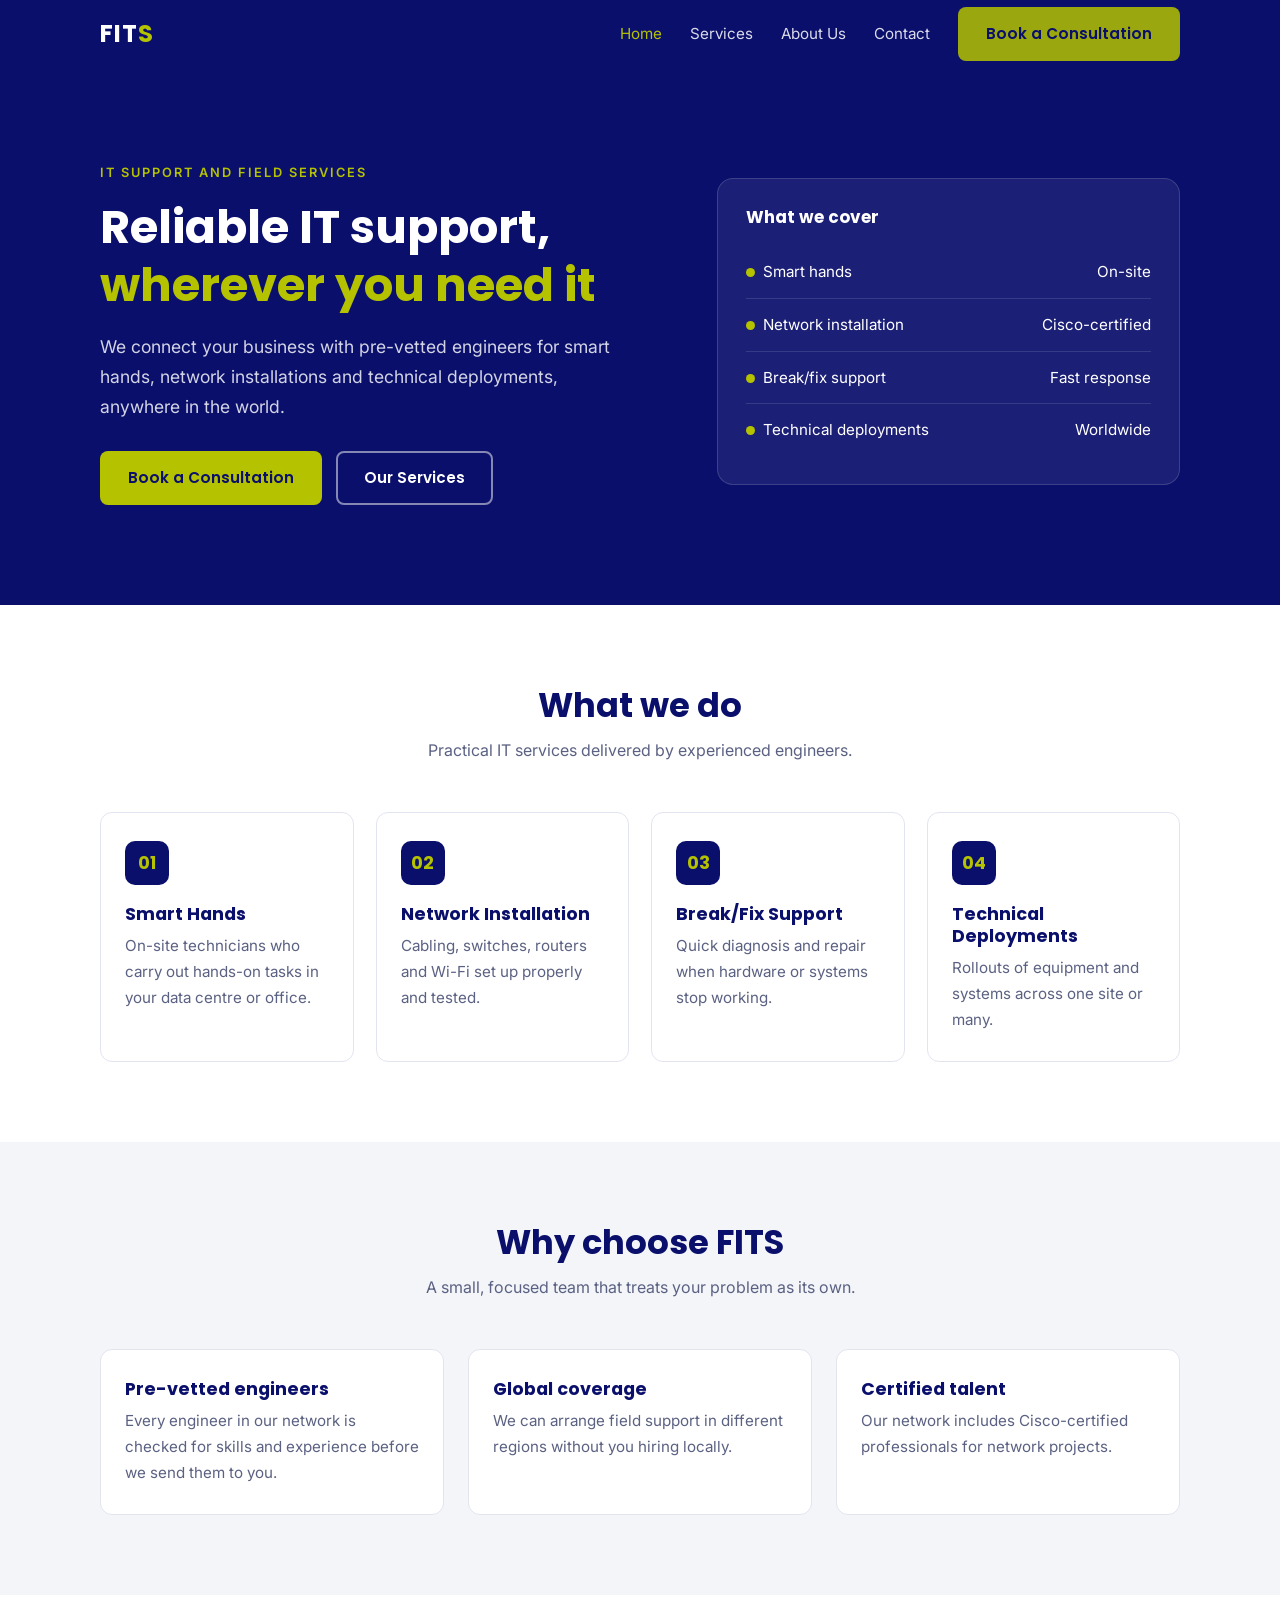
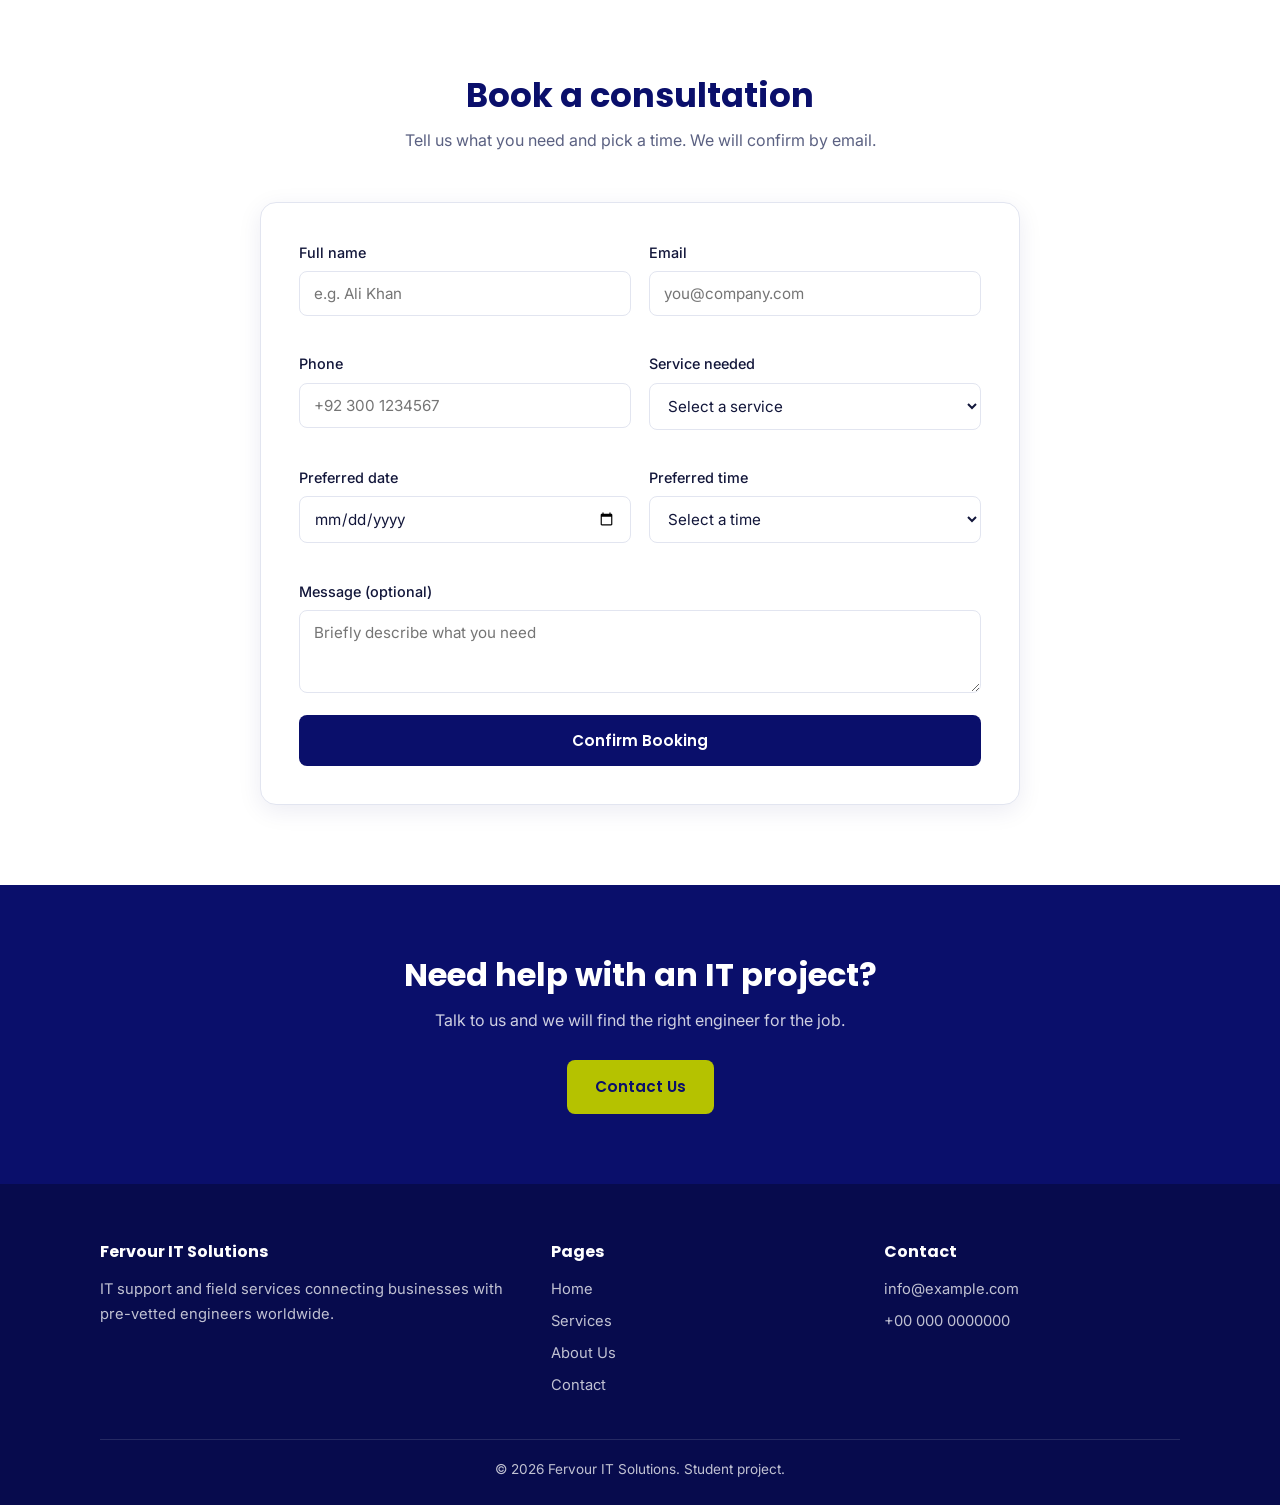
<file: index.html>
<!DOCTYPE html>
<html lang="en">
<head>
  <meta charset="UTF-8">
  <meta name="viewport" content="width=device-width, initial-scale=1.0">
  <title>FITS - Fervour IT Solutions | IT Support and Field Services</title>
  <meta name="description" content="Fervour IT Solutions provides smart hands, network installation, break/fix support and technical deployments.">
  <link rel="preconnect" href="https://fonts.googleapis.com">
  <link rel="preconnect" href="https://fonts.gstatic.com" crossorigin>
  <link href="https://fonts.googleapis.com/css2?family=Inter:wght@400;500&family=Poppins:wght@500;600;700&display=swap" rel="stylesheet">
  <link rel="stylesheet" href="css/style.css">
</head>
<body>

  <!-- ========== NAVBAR (copy this block to every page) ========== -->
  <header class="navbar">
    <div class="container nav-inner">
      <a href="index.html" class="brand">FIT<span>S</span></a>
      <button class="nav-toggle" id="navToggle" aria-label="Open menu">&#9776;</button>
      <ul class="nav-links" id="navLinks">
        <li><a href="index.html">Home</a></li>
        <li><a href="services.html">Services</a></li>
        <li><a href="about.html">About Us</a></li>
        <li><a href="contact.html">Contact</a></li>
        <li><a href="index.html#book" class="btn btn-accent">Book a Consultation</a></li>
      </ul>
    </div>
  </header>

  <main>
    <!-- ========== HERO ========== -->
    <section class="hero">
      <div class="container hero-grid">
        <div>
          <span class="eyebrow">IT support and field services</span>
          <h1>Reliable IT support, <span>wherever you need it</span></h1>
          <p>We connect your business with pre-vetted engineers for smart hands, network installations and technical deployments, anywhere in the world.</p>
          <div class="hero-actions">
            <a href="#book" class="btn btn-accent">Book a Consultation</a>
            <a href="services.html" class="btn btn-outline">Our Services</a>
          </div>
        </div>
        <div class="status-card">
          <h3>What we cover</h3>
          <div class="status-row"><span><i class="dot"></i>Smart hands</span><span>On-site</span></div>
          <div class="status-row"><span><i class="dot"></i>Network installation</span><span>Cisco-certified</span></div>
          <div class="status-row"><span><i class="dot"></i>Break/fix support</span><span>Fast response</span></div>
          <div class="status-row"><span><i class="dot"></i>Technical deployments</span><span>Worldwide</span></div>
        </div>
      </div>
    </section>

    <!-- ========== SERVICES PREVIEW ========== -->
    <section>
      <div class="container">
        <div class="section-head reveal">
          <h2>What we do</h2>
          <p>Practical IT services delivered by experienced engineers.</p>
        </div>
        <div class="grid-4">
          <div class="card reveal"><div class="num">01</div><h3>Smart Hands</h3><p>On-site technicians who carry out hands-on tasks in your data centre or office.</p></div>
          <div class="card reveal"><div class="num">02</div><h3>Network Installation</h3><p>Cabling, switches, routers and Wi-Fi set up properly and tested.</p></div>
          <div class="card reveal"><div class="num">03</div><h3>Break/Fix Support</h3><p>Quick diagnosis and repair when hardware or systems stop working.</p></div>
          <div class="card reveal"><div class="num">04</div><h3>Technical Deployments</h3><p>Rollouts of equipment and systems across one site or many.</p></div>
        </div>
      </div>
    </section>

    <!-- ========== WHY CHOOSE US ========== -->
    <section class="bg-soft">
      <div class="container">
        <div class="section-head reveal">
          <h2>Why choose FITS</h2>
          <p>A small, focused team that treats your problem as its own.</p>
        </div>
        <div class="grid-3">
          <div class="card reveal"><h3>Pre-vetted engineers</h3><p>Every engineer in our network is checked for skills and experience before we send them to you.</p></div>
          <div class="card reveal"><h3>Global coverage</h3><p>We can arrange field support in different regions without you hiring locally.</p></div>
          <div class="card reveal"><h3>Certified talent</h3><p>Our network includes Cisco-certified professionals for network projects.</p></div>
        </div>
      </div>
    </section>

    <!-- ========== BOOKING FORM (logic in js/booking.js) ========== -->
    <section id="book">
      <div class="container">
        <div class="section-head reveal">
          <h2>Book a consultation</h2>
          <p>Tell us what you need and pick a time. We will confirm by email.</p>
        </div>
        <div class="booking-wrap reveal">
          <form id="bookingForm" novalidate>
            <div class="form-grid">
              <div class="field">
                <label for="name">Full name</label>
                <input type="text" id="name" name="name" placeholder="e.g. Ali Khan">
                <small class="error"></small>
              </div>
              <div class="field">
                <label for="email">Email</label>
                <input type="email" id="email" name="email" placeholder="you@company.com">
                <small class="error"></small>
              </div>
              <div class="field">
                <label for="phone">Phone</label>
                <input type="tel" id="phone" name="phone" placeholder="+92 300 1234567">
                <small class="error"></small>
              </div>
              <div class="field">
                <label for="service">Service needed</label>
                <select id="service" name="service">
                  <option value="">Select a service</option>
                  <option>Smart Hands</option>
                  <option>Network Installation</option>
                  <option>Break/Fix Support</option>
                  <option>Technical Deployment</option>
                  <option>Other</option>
                </select>
                <small class="error"></small>
              </div>
              <div class="field">
                <label for="date">Preferred date</label>
                <input type="date" id="date" name="date">
                <small class="error"></small>
              </div>
              <div class="field">
                <label for="time">Preferred time</label>
                <select id="time" name="time">
                  <option value="">Select a time</option>
                  <option>09:00 AM</option>
                  <option>11:00 AM</option>
                  <option>01:00 PM</option>
                  <option>03:00 PM</option>
                  <option>05:00 PM</option>
                </select>
                <small class="error"></small>
              </div>
              <div class="field full">
                <label for="message">Message (optional)</label>
                <textarea id="message" name="message" rows="3" placeholder="Briefly describe what you need"></textarea>
              </div>
            </div>
            <div class="form-actions">
              <button type="submit" class="btn btn-primary">Confirm Booking</button>
            </div>
          </form>

          <div class="success-box" id="successBox">
            <div class="tick">&#10003;</div>
            <h3>Booking received</h3>
            <p>Thank you! Here is a summary of your request:</p>
            <div class="summary" id="summary"></div>
            <button class="btn btn-primary" id="newBooking">Make another booking</button>
          </div>
        </div>
      </div>
    </section>

    <!-- ========== CALL TO ACTION ========== -->
    <section class="cta">
      <div class="container reveal">
        <h2>Need help with an IT project?</h2>
        <p>Talk to us and we will find the right engineer for the job.</p>
        <a href="contact.html" class="btn btn-accent">Contact Us</a>
      </div>
    </section>
  </main>

  <!-- ========== FOOTER (copy this block to every page) ========== -->
  <footer>
    <div class="container">
      <div class="footer-grid">
        <div>
          <h4>Fervour IT Solutions</h4>
          <p>IT support and field services connecting businesses with pre-vetted engineers worldwide.</p>
        </div>
        <div>
          <h4>Pages</h4>
          <ul>
            <li><a href="index.html">Home</a></li>
            <li><a href="services.html">Services</a></li>
            <li><a href="about.html">About Us</a></li>
            <li><a href="contact.html">Contact</a></li>
          </ul>
        </div>
        <div>
          <h4>Contact</h4>
          <ul>
            <!-- TODO: replace with the real email and phone -->
            <li>info@example.com</li>
            <li>+00 000 0000000</li>
          </ul>
        </div>
      </div>
      <p class="copyright">&copy; <span id="year">2026</span> Fervour IT Solutions. Student project.</p>
    </div>
  </footer>

  <script src="js/main.js"></script>
  <script src="js/booking.js"></script>
</body>
</html>
</file>
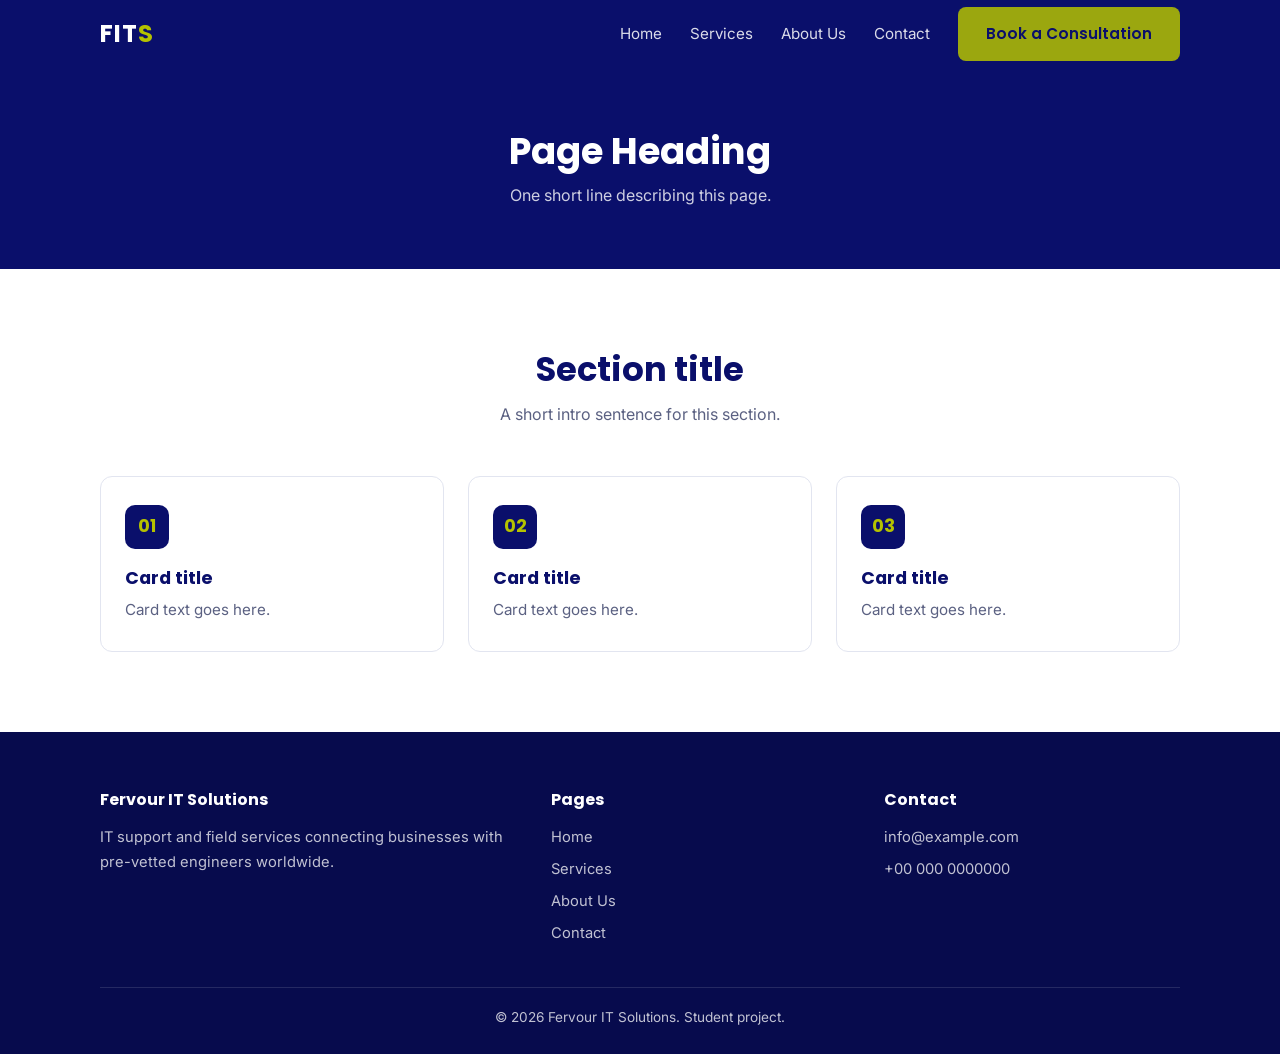
<file: template.html>
<!DOCTYPE html>
<html lang="en">
<head>
  <meta charset="UTF-8">
  <meta name="viewport" content="width=device-width, initial-scale=1.0">
  <!-- 1. CHANGE the title for your page -->
  <title>Page Name - FITS</title>
  <link rel="preconnect" href="https://fonts.googleapis.com">
  <link rel="preconnect" href="https://fonts.gstatic.com" crossorigin>
  <link href="https://fonts.googleapis.com/css2?family=Inter:wght@400;500&family=Poppins:wght@500;600;700&display=swap" rel="stylesheet">
  <link rel="stylesheet" href="css/style.css">
</head>
<body>

  <!-- NAVBAR: do not change, same on every page -->
  <header class="navbar">
    <div class="container nav-inner">
      <a href="index.html" class="brand">FIT<span>S</span></a>
      <button class="nav-toggle" id="navToggle" aria-label="Open menu">&#9776;</button>
      <ul class="nav-links" id="navLinks">
        <li><a href="index.html">Home</a></li>
        <li><a href="services.html">Services</a></li>
        <li><a href="about.html">About Us</a></li>
        <li><a href="contact.html">Contact</a></li>
        <li><a href="index.html#book" class="btn btn-accent">Book a Consultation</a></li>
      </ul>
    </div>
  </header>

  <main>
    <!-- 2. PAGE HEADER: change the heading and the line under it -->
    <section class="page-header">
      <div class="container">
        <h1>Page Heading</h1>
        <p>One short line describing this page.</p>
      </div>
    </section>

    <!-- 3. YOUR CONTENT GOES HERE -->
    <section>
      <div class="container">

        <div class="section-head reveal">
          <h2>Section title</h2>
          <p>A short intro sentence for this section.</p>
        </div>

        <!-- Cards: copy one "card" block per item (use grid-3 for 3 per row, grid-4 for 4) -->
        <div class="grid-3">
          <div class="card reveal">
            <div class="num">01</div>
            <h3>Card title</h3>
            <p>Card text goes here.</p>
          </div>
          <div class="card reveal">
            <div class="num">02</div>
            <h3>Card title</h3>
            <p>Card text goes here.</p>
          </div>
          <div class="card reveal">
            <div class="num">03</div>
            <h3>Card title</h3>
            <p>Card text goes here.</p>
          </div>
        </div>

      </div>
    </section>
  </main>

  <!-- FOOTER: do not change, same on every page -->
  <footer>
    <div class="container">
      <div class="footer-grid">
        <div>
          <h4>Fervour IT Solutions</h4>
          <p>IT support and field services connecting businesses with pre-vetted engineers worldwide.</p>
        </div>
        <div>
          <h4>Pages</h4>
          <ul>
            <li><a href="index.html">Home</a></li>
            <li><a href="services.html">Services</a></li>
            <li><a href="about.html">About Us</a></li>
            <li><a href="contact.html">Contact</a></li>
          </ul>
        </div>
        <div>
          <h4>Contact</h4>
          <ul>
            <li>info@example.com</li>
            <li>+00 000 0000000</li>
          </ul>
        </div>
      </div>
      <p class="copyright">&copy; <span id="year">2026</span> Fervour IT Solutions. Student project.</p>
    </div>
  </footer>

  <script src="js/main.js"></script>
</body>
</html>
</file>
<file: css/style.css>
/* =====================================================
   FITS Website - style.css  (owner: Farzeen, starter by Umar)
   Sections: 1 Variables  2 Base  3 Navbar  4 Buttons  5 Hero
             6 Sections & cards  7 Booking form  8 Footer
             9 Page header  10 Animations  11 Mobile
   ===================================================== */

/* 1. VARIABLES - change the whole colour scheme here only */
:root {
  --primary: #0A0F6B;       /* navy from the logo */
  --primary-dark: #070B4D;
  --accent: #B5C200;        /* lime from the logo */
  --accent-dark: #9AA500;
  --bg: #FFFFFF;
  --soft: #F3F5F9;          /* light grey section background */
  --text: #12163A;
  --muted: #5B6182;
  --border: #E2E5F0;
  --error: #C62828;
  --success: #2E7D32;

  --font-head: 'Poppins', sans-serif;
  --font-body: 'Inter', sans-serif;
  --radius: 12px;
  --shadow: 0 6px 24px rgba(10, 15, 107, 0.08);
  --max: 1120px;
}

/* 2. BASE */
* { box-sizing: border-box; margin: 0; padding: 0; }
html { scroll-behavior: smooth; }
body {
  font-family: var(--font-body);
  color: var(--text);
  background: var(--bg);
  line-height: 1.7;
}
h1, h2, h3 { font-family: var(--font-head); line-height: 1.25; }
a { color: inherit; text-decoration: none; }
img { max-width: 100%; display: block; }
.container { width: 100%; max-width: var(--max); margin: 0 auto; padding: 0 20px; }

/* 3. NAVBAR */
.navbar {
  position: sticky; top: 0; z-index: 100;
  background: var(--primary); color: #fff;
}
.nav-inner { display: flex; align-items: center; justify-content: space-between; height: 68px; }
.brand { font-family: var(--font-head); font-weight: 700; font-size: 1.5rem; letter-spacing: 1px; }
.brand span { color: var(--accent); }
.nav-links { display: flex; align-items: center; gap: 28px; list-style: none; }
.nav-links a { font-size: 0.95rem; opacity: 0.85; transition: opacity .2s, color .2s; }
.nav-links a:hover, .nav-links a.active { opacity: 1; color: var(--accent); }
.nav-toggle {
  display: none; background: none; border: 0; color: #fff;
  font-size: 1.8rem; cursor: pointer; line-height: 1;
}

/* 4. BUTTONS */
.btn {
  display: inline-block; padding: 12px 26px; border-radius: 8px;
  font-family: var(--font-head); font-weight: 600; font-size: 0.95rem;
  border: 2px solid transparent; cursor: pointer;
  transition: transform .2s, background .2s, color .2s, box-shadow .2s;
}
.btn:hover { transform: translateY(-2px); }
.btn-accent { background: var(--accent); color: var(--primary); }
.btn-accent:hover { background: var(--accent-dark); box-shadow: 0 6px 16px rgba(181, 194, 0, .35); }
.btn-outline { border-color: rgba(255,255,255,.5); color: #fff; }
.btn-outline:hover { border-color: var(--accent); color: var(--accent); }
.btn-primary { background: var(--primary); color: #fff; }
.btn-primary:hover { background: var(--primary-dark); }

/* 5. HERO */
.hero { background: var(--primary); color: #fff; padding: 90px 0 100px; }
.hero-grid { display: grid; grid-template-columns: 1.1fr 0.9fr; gap: 50px; align-items: center; }
.eyebrow {
  display: inline-block; font-size: 0.8rem; letter-spacing: 2px; text-transform: uppercase;
  color: var(--accent); font-weight: 600; margin-bottom: 14px;
}
.hero h1 { font-size: 2.9rem; margin-bottom: 18px; }
.hero h1 span { color: var(--accent); }
.hero p { color: rgba(255,255,255,.82); font-size: 1.1rem; max-width: 520px; margin-bottom: 30px; }
.hero-actions { display: flex; gap: 14px; flex-wrap: wrap; }
.status-card {
  background: rgba(255,255,255,.07); border: 1px solid rgba(255,255,255,.15);
  border-radius: 16px; padding: 28px;
}
.status-card h3 { font-size: 1.05rem; margin-bottom: 18px; }
.status-row {
  display: flex; justify-content: space-between; align-items: center;
  padding: 13px 0; border-bottom: 1px solid rgba(255,255,255,.12); font-size: 0.95rem;
}
.status-row:last-child { border-bottom: 0; }
.dot { display: inline-block; width: 9px; height: 9px; border-radius: 50%; background: var(--accent); margin-right: 8px; }

/* 6. SECTIONS & CARDS */
section { padding: 80px 0; }
.bg-soft { background: var(--soft); }
.section-head { text-align: center; max-width: 620px; margin: 0 auto 48px; }
.section-head h2 { font-size: 2.1rem; margin-bottom: 10px; color: var(--primary); }
.section-head p { color: var(--muted); }
.grid-4 { display: grid; grid-template-columns: repeat(4, 1fr); gap: 22px; }
.grid-3 { display: grid; grid-template-columns: repeat(3, 1fr); gap: 24px; }
.card {
  background: #fff; border: 1px solid var(--border); border-radius: var(--radius);
  padding: 28px 24px; transition: transform .25s, box-shadow .25s, border-color .25s;
}
.card:hover { transform: translateY(-6px); box-shadow: var(--shadow); border-color: var(--accent); }
.card .num {
  font-family: var(--font-head); font-weight: 700; font-size: 1.1rem;
  background: var(--primary); color: var(--accent);
  width: 44px; height: 44px; border-radius: 10px;
  display: flex; align-items: center; justify-content: center; margin-bottom: 18px;
}
.card h3 { font-size: 1.1rem; color: var(--primary); margin-bottom: 8px; }
.card p { color: var(--muted); font-size: 0.95rem; }
.cta { background: var(--primary); color: #fff; text-align: center; padding: 70px 0; }
.cta h2 { font-size: 2rem; margin-bottom: 12px; }
.cta p { color: rgba(255,255,255,.8); margin-bottom: 26px; }

/* 7. BOOKING FORM */
.booking-wrap {
  max-width: 760px; margin: 0 auto; background: #fff;
  border: 1px solid var(--border); border-radius: 16px; padding: 38px; box-shadow: var(--shadow);
}
.form-grid { display: grid; grid-template-columns: 1fr 1fr; gap: 18px; }
.field { display: flex; flex-direction: column; }
.field.full { grid-column: 1 / -1; }
.field label { font-weight: 500; font-size: 0.9rem; margin-bottom: 6px; }
.field input, .field select, .field textarea {
  font-family: var(--font-body); font-size: 0.95rem; padding: 12px 14px;
  border: 1.5px solid var(--border); border-radius: 8px; background: #fff; color: var(--text);
  transition: border-color .2s, box-shadow .2s;
}
.field input:focus, .field select:focus, .field textarea:focus {
  outline: none; border-color: var(--primary); box-shadow: 0 0 0 3px rgba(10, 15, 107, .12);
}
.field.invalid input, .field.invalid select, .field.invalid textarea { border-color: var(--error); }
.error { color: var(--error); font-size: 0.8rem; min-height: 1.1em; margin-top: 4px; }
.form-actions { margin-top: 22px; }
.form-actions .btn { width: 100%; }
.success-box {
  display: none; text-align: center; padding: 20px 10px;
}
.success-box.show { display: block; animation: fadeUp .5s ease; }
.success-box .tick {
  width: 60px; height: 60px; border-radius: 50%; background: var(--accent); color: var(--primary);
  font-size: 1.9rem; font-weight: 700; display: flex; align-items: center; justify-content: center; margin: 0 auto 16px;
}
.success-box h3 { color: var(--primary); margin-bottom: 8px; }
.summary { background: var(--soft); border-radius: 10px; padding: 16px; margin: 18px 0; text-align: left; font-size: 0.92rem; }
.summary p { margin: 3px 0; }

/* 8. FOOTER */
footer { background: var(--primary-dark); color: rgba(255,255,255,.75); padding: 54px 0 24px; font-size: 0.92rem; }
.footer-grid { display: grid; grid-template-columns: 1.4fr 1fr 1fr; gap: 36px; margin-bottom: 34px; }
footer h4 { color: #fff; font-family: var(--font-head); margin-bottom: 12px; font-size: 1rem; }
footer ul { list-style: none; }
footer li { margin-bottom: 7px; }
footer a:hover { color: var(--accent); }
.copyright { border-top: 1px solid rgba(255,255,255,.12); padding-top: 18px; text-align: center; font-size: 0.85rem; }

/* 9. PAGE HEADER (used on inner pages) */
.page-header { background: var(--primary); color: #fff; padding: 60px 0; text-align: center; }
.page-header h1 { font-size: 2.3rem; margin-bottom: 8px; }
.page-header p { color: rgba(255,255,255,.8); }

/* 10. SCROLL ANIMATION (class added by main.js) */
.reveal { opacity: 0; transform: translateY(26px); transition: opacity .7s ease, transform .7s ease; }
.reveal.visible { opacity: 1; transform: none; }
@keyframes fadeUp { from { opacity: 0; transform: translateY(14px); } to { opacity: 1; transform: none; } }
@media (prefers-reduced-motion: reduce) {
  .reveal { opacity: 1; transform: none; transition: none; }
  html { scroll-behavior: auto; }
}

/* 11. MOBILE */
@media (max-width: 900px) {
  .grid-4 { grid-template-columns: repeat(2, 1fr); }
  .grid-3 { grid-template-columns: 1fr; }
  .hero-grid { grid-template-columns: 1fr; }
  .footer-grid { grid-template-columns: 1fr; }
}
@media (max-width: 760px) {
  .nav-toggle { display: block; }
  .nav-links {
    display: none; position: absolute; top: 68px; left: 0; right: 0;
    background: var(--primary); flex-direction: column; padding: 18px 0 24px; gap: 18px;
  }
  .nav-links.open { display: flex; }
  .hero { padding: 60px 0 70px; }
  .hero h1 { font-size: 2.1rem; }
  .grid-4 { grid-template-columns: 1fr; }
  .form-grid { grid-template-columns: 1fr; }
  .booking-wrap { padding: 24px 18px; }
  section { padding: 60px 0; }
}
</file>
